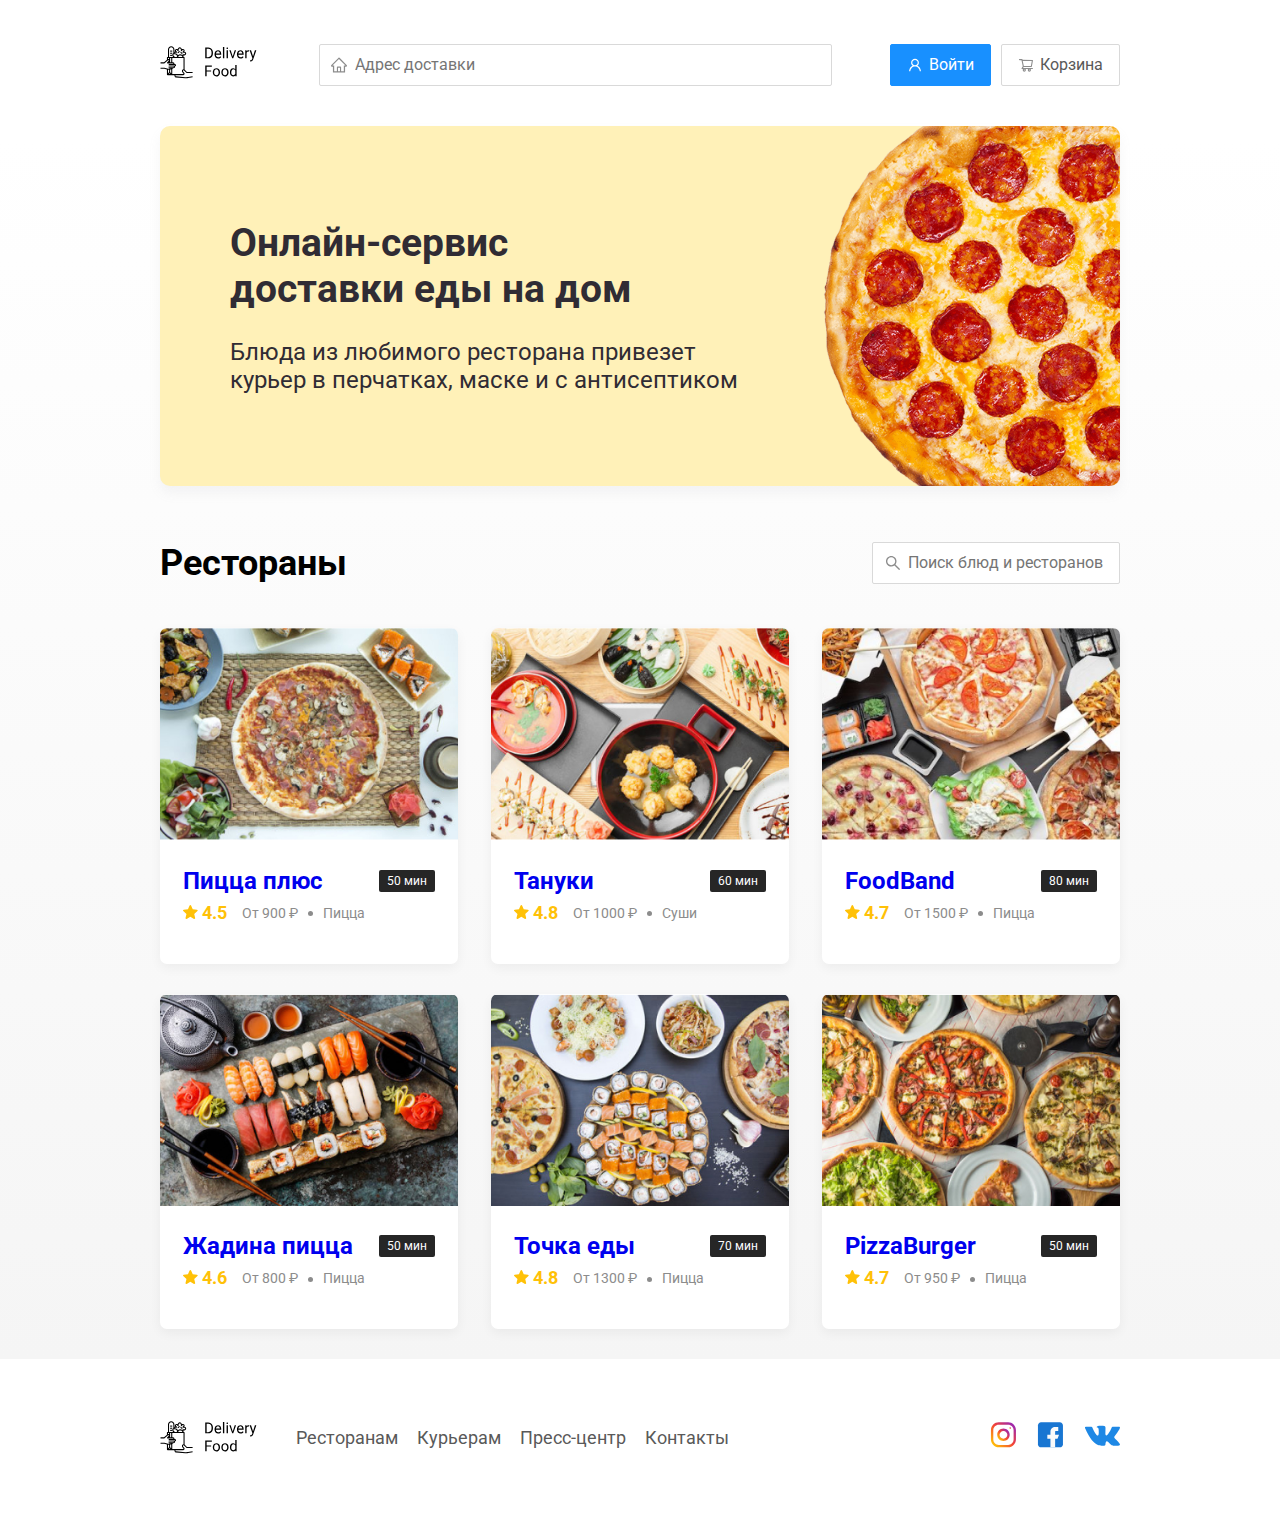
<file: index.html>
<!DOCTYPE html>
<html lang="en">
<head>
    <meta charset="UTF-8">
    <meta name="viewport" content="width=device-width, initial-scale=1.0">
    <title>Delivery Food - доставка еды на дом</title>
    <link href="https://fonts.googleapis.com/css2?family=Roboto:wght@400;700&display=swap" rel="stylesheet">
    <link rel="stylesheet" href="./css/style.css">
    <link rel="stylesheet" href="./css/normalize.css">

</head>
<body>
    <div class="container">
        <header class="header">
            <a href="index.html" class="logo">
                <img src="./img/logo.svg" alt="Logo"/>
            </a>
            <input type="text" class="input input-adress" placeholder="Адрес доставки" />
            <div class="buttons">
                <button class="button button-primary">
                    <img src="./img/user.svg" alt="user icon" class="button-icon" />
                    <span class="button-text">Войти</span>
                </button>
                <button class="button">
                    <img src="./img/shopping-cart.svg" alt="shopping cart" class="button-icon" />
                    <span class="button-text">Корзина</span>
                </button>
            </div>
        </header>
    </div>

    <main class="main">
        <div class="container">
            <section class="promo">
                <h1 class="promo-title">Онлайн-сервис <br /> доставки еды на дом</h1>
                <p class="promo-text">Блюда из любимого ресторана привезет <br /> 
                    курьер в перчатках, маске и с антисептиком
                </p>
            </section>
            
            <section class="restaurants">
                <div class="section-heading">
                    <h2 class="section-title">Рестораны</h2>
                    <input type="text" class="input input-search" placeholder="Поиск блюд и ресторанов" />
                </div>
                <div class="cards">
                    <a href="restourant.html" class="card">
                        <img src="./img/pizzaplus.jpg" alt="pizzaplus" class="card-image">
                        <div class="card-text">
                            <div class="card-heading">
                                <h3 class="card-title">Пицца плюс</h3>
                                <span class="card-tag tag">50 мин</span>
                            </div>
                            <!-- /.card-heading -->
                            <div class="card-info">
                                <div class="rating">
                                    <img src="./img/rating.svg" alt="rating">
                                    4.5
                                </div>
                                <div class="price">От 900 ₽</div>
                                <div class="category">Пицца</div>
                            </div>
                            <!-- /.card-info -->
                        </div>
                        <!-- /.card-text -->
                    </a>
                    <!-- /.card -->
    
                    <a href="restourant.html" class="card">
                        <img src="./img/tanuki.jpg" alt="tanuki" class="card-image">
                        <div class="card-text">
                            <div class="card-heading">
                                <h3 class="card-title">Тануки</h3>
                                <span class="card-tag tag">60 мин</span>
                            </div>
                            <!-- /.card-heading -->
                            <div class="card-info">
                                <div class="rating">
                                    <img src="./img/rating.svg" alt="rating">
                                    4.8
                                </div>
                                <div class="price">От 1000 ₽</div>
                                <div class="category">Суши</div>
                            </div>
                            <!-- /.card-info -->
                        </div>
                        <!-- /.card-text -->
                    </a>
                    <!-- /.card -->
    
                    <a href="restourant.html" class="card">
                        <img src="./img/foodband.jpg" alt="foodband" class="card-image">
                        <div class="card-text">
                            <div class="card-heading">
                                <h3 class="card-title">FoodBand</h3>
                                <span class="card-tag tag">80 мин</span>
                            </div>
                            <!-- /.card-heading -->
                            <div class="card-info">
                                <div class="rating">
                                    <img src="./img/rating.svg" alt="rating">
                                    4.7
                                </div>
                                <div class="price">От 1500 ₽</div>
                                <div class="category">Пицца</div>
                            </div>
                            <!-- /.card-info -->
                        </div>
                        <!-- /.card-text -->
                    </a>
                    <!-- /.card -->
    
                    <a href="restourant.html" class="card">
                        <img src="./img/greedypizza.jpg" alt="greedypizza" class="card-image">
                        <div class="card-text">
                            <div class="card-heading">
                                <h3 class="card-title">Жадина пицца</h3>
                                <span class="card-tag tag">50 мин</span>
                            </div>
                            <!-- /.card-heading -->
                            <div class="card-info">
                                <div class="rating">
                                    <img src="./img/rating.svg" alt="rating">
                                    4.6
                                </div>
                                <div class="price">От 800 ₽</div>
                                <div class="category">Пицца</div>
                            </div>
                            <!-- /.card-info -->
                        </div>
                        <!-- /.card-text -->
                    </a>
                    <!-- /.card -->
    
                    <a href="restourant.html" class="card">
                        <img src="./img/foodcourt.jpg" alt="foodcourt" class="card-image">
                        <div class="card-text">
                            <div class="card-heading">
                                <h3 class="card-title">Точка еды</h3>
                                <span class="card-tag tag">70 мин</span>
                            </div>
                            <!-- /.card-heading -->
                            <div class="card-info">
                                <div class="rating">
                                    <img src="./img/rating.svg" alt="rating">
                                    4.8
                                </div>
                                <div class="price">От 1300 ₽</div>
                                <div class="category">Пицца</div>
                            </div>
                            <!-- /.card-info -->
                        </div>
                        <!-- /.card-text -->
                    </a>
                    <!-- /.card -->
    
                    <a href="restourant.html" class="card">
                        <img src="./img/pizzaburger.jpg" alt="pizzaburger" class="card-image">
                        <div class="card-text">
                            <div class="card-heading">
                                <h3 class="card-title">PizzaBurger</h3>
                                <span class="card-tag tag">50 мин</span>
                            </div>
                            <!-- /.card-heading -->
                            <div class="card-info">
                                <div class="rating">
                                    <img src="./img/rating.svg" alt="rating">
                                    4.7
                                </div>
                                <div class="price">От 950 ₽</div>
                                <div class="category">Пицца</div>
                            </div>
                            <!-- /.card-info -->
                        </div>
                        <!-- /.card-text -->
                    </a>
                    <!-- /.card -->
                </div>
                <!-- /.cards -->
            </section>
        </div>
        <!-- /.container -->
    </main>

    <footer class="footer">
        <div class="container">
            <div class="footer-block">
                <img src="./img/logo.svg" alt="logo" class="logo footer-logo">
                <nav class="footer-nav">
                    <a href="#" class="footer-link">Ресторанам</a>
                    <a href="#" class="footer-link">Курьерам</a>
                    <a href="#" class="footer-link">Пресс-центр</a>
                    <a href="#" class="footer-link">Контакты</a>
                </nav>
                <div class="social-links">
                    <a href="#" class="social-link"><img src="./img/instagram.svg" alt="instagram"></a>
                    <a href="#" class="social-link"><img src="./img/facebook.svg" alt="facebook"></a>
                    <a href="#" class="social-link"><img src="./img/vkontakte.svg" alt="vkontakte"></a>
                </div>
            </div>
        </div>
    </footer>
</body>
</html>
</file>
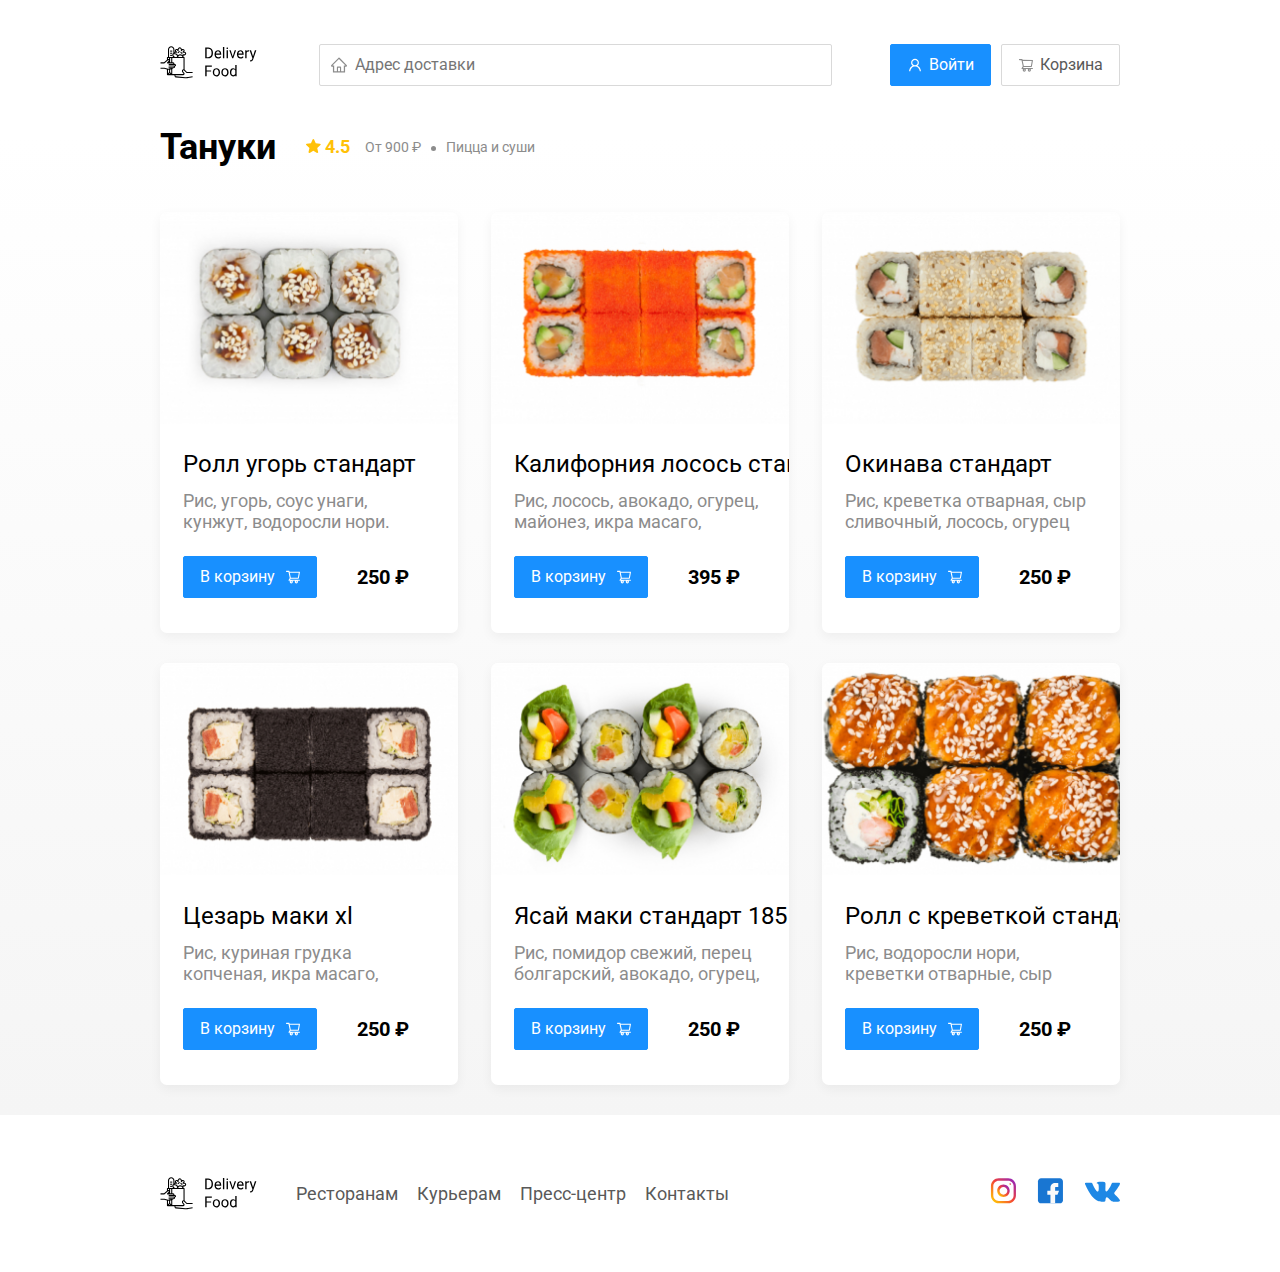
<file: restourant.html>
<!DOCTYPE html>
<html lang="en">
<head>
    <meta charset="UTF-8">
    <meta name="viewport" content="width=device-width, initial-scale=1.0">
    <title>PizzaBurger - доставка еды на дом</title>
    <link href="https://fonts.googleapis.com/css2?family=Roboto:wght@400;700&display=swap" rel="stylesheet">
    <link rel="stylesheet" href="./css/style.css">
    <link rel="stylesheet" href="./css/normalize.css">
    <link
    rel="stylesheet"
    href="https://cdnjs.cloudflare.com/ajax/libs/animate.css/4.1.1/animate.min.css"
    />

</head>
<body>
    <div class="container">
        <header class="header">
            <a href="index.html" class="logo">
                <img src="./img/logo.svg" alt="Logo"/>
            </a>
            <input type="text" class="input input-adress" placeholder="Адрес доставки" />
            <div class="buttons">
                <button class="button button-primary">
                    <img src="./img/user.svg" alt="user icon" class="button-icon" />
                    <span class="button-text">Войти</span>
                </button>
                <button class="button" id="cart-button">
                    <img src="./img/shopping-cart.svg" alt="shopping cart" class="button-icon" />
                    <span class="button-text">Корзина</span>
                </button>
            </div>
        </header>
    </div>

    <main class="main">
        <div class="container">
            <section class="restaurants">
                <div class="section-heading">
                    <h2 class="section-title">Тануки</h2>
                    <div class="card-info">
                        <div class="rating">
                            <img src="./img/rating.svg" alt="rating">
                            4.5
                        </div>
                        <div class="price">От 900 ₽</div>
                        <div class="category">Пицца и суши</div>
                    </div>
                    <!-- /.card-info -->
                </div>
                <div class="cards">
                    <div class="card wow animate__animated animate__fadeInUp" data-wow-duration="1s" data-wow-delay="0.2s">
                        <img src="./img/roll-eel.jpg" alt="eel" class="card-image">
                        <div class="card-text">
                            <div class="card-heading">
                                <h3 class="card-title card-title-reg">Ролл угорь стандарт</h3>
                            </div>
                            <!-- /.card-heading -->
                            <div class="card-info">
                                <div class="ingredients">Рис, угорь, соус унаги, кунжут, водоросли нори.</div>
                            </div>
                            <!-- /.card-info -->
                            <div class="card-buttons">
                                <button class="button button-primary">
                                    <span class="button-card-text">В корзину</span>
                                    <img src="./img/cart-white.svg" alt="shopping-cart" class="button-card-image">
                                </button>
                                <strong class="card-price-bold">250 ₽</strong>
                            </div>
                        </div>
                        <!-- /.card-text -->
                    </div>
                    <!-- /.card -->
    
                    <div class="card wow animate__animated animate__fadeInUp" data-wow-duration="1s" data-wow-delay="0.4s">
                        <img src="./img/roll-california.jpg" alt="california" class="card-image">
                        <div class="card-text">
                            <div class="card-heading">
                                <h3 class="card-title card-title-reg">Калифорния лосось стандарт</h3>
                            </div>
                            <!-- /.card-heading -->
                            <div class="card-info">
                                <div class="ingredients">Рис, лосось, авокадо, огурец, майонез, икра масаго, водоросли нори.</div>
                            </div>
                            <!-- /.card-info -->
                            <div class="card-buttons">
                                <button class="button button-primary">
                                    <span class="button-card-text">В корзину</span>
                                    <img src="./img/cart-white.svg" alt="shopping-cart" class="button-card-image">
                                </button>
                                <strong class="card-price-bold">395 ₽</strong>
                            </div>
                        </div>
                        <!-- /.card-text -->
                    </div>
                    <!-- /.card -->
    
                    <div class="card wow animate__animated animate__fadeInUp" data-wow-duration="1s" data-wow-delay="0.6s">
                        <img src="./img/roll-okinawa.jpg" alt="okinawa" class="card-image">
                        <div class="card-text">
                            <div class="card-heading">
                                <h3 class="card-title card-title-reg">Окинава стандарт</h3>
                            </div>
                            <!-- /.card-heading -->
                            <div class="card-info">
                                <div class="ingredients">Рис, креветка отварная, сыр сливочный, лосось, огурец свежий</div>
                            </div>
                            <!-- /.card-info -->
                            <div class="card-buttons">
                                <button class="button button-primary">
                                    <span class="button-card-text">В корзину</span>
                                    <img src="./img/cart-white.svg" alt="shopping-cart" class="button-card-image">
                                </button>
                                <strong class="card-price-bold">250 ₽</strong>
                            </div>
                        </div>
                        <!-- /.card-text -->
                    </div>
                    <!-- /.card -->
    
                    <div class="card wow animate__animated animate__fadeInUp" data-wow-duration="1s" data-wow-delay="0.2s">
                        <img src="./img/roll-caesar.jpg" alt="caesar" class="card-image">
                        <div class="card-text">
                            <div class="card-heading">
                                <h3 class="card-title card-title-reg">Цезарь маки хl</h3>
                            </div>
                            <!-- /.card-heading -->
                            <div class="card-info">
                                <div class="ingredients">Рис, куриная грудка копченая, икра масаго, томат, айсберг, соус цезарь</div>
                            </div>
                            <!-- /.card-info -->
                            <div class="card-buttons">
                                <button class="button button-primary">
                                    <span class="button-card-text">В корзину</span>
                                    <img src="./img/cart-white.svg" alt="shopping-cart" class="button-card-image">
                                </button>
                                <strong class="card-price-bold">250 ₽</strong>
                            </div>
                        </div>
                        <!-- /.card-text -->
                    </div>
                    <!-- /.card -->
    
                    <div class="card wow animate__animated animate__fadeInUp" data-wow-duration="1s" data-wow-delay="0.4s">
                        <img src="./img/roll-yasay.jpg" alt="yasay" class="card-image">
                        <div class="card-text">
                            <div class="card-heading">
                                <h3 class="card-title card-title-reg">Ясай маки стандарт 185 г</h3>
                            </div>
                            <!-- /.card-heading -->
                            <div class="card-info">
                                <div class="ingredients">Рис, помидор свежий, перец болгарский, авокадо, огурец, айсберг</div>
                            </div>
                            <!-- /.card-info -->
                            <div class="card-buttons">
                                <button class="button button-primary">
                                    <span class="button-card-text">В корзину</span>
                                    <img src="./img/cart-white.svg" alt="shopping-cart" class="button-card-image">
                                </button>
                                <strong class="card-price-bold">250 ₽</strong>
                            </div>
                        </div>
                        <!-- /.card-text -->
                    </div>
                    <!-- /.card -->
    
                    <div class="card wow animate__animated animate__fadeInUp" data-wow-duration="1s" data-wow-delay="0.6s">
                        <img src="./img/roll-shrimp.jpg" alt="shrimp" class="card-image">
                        <div class="card-text">
                            <div class="card-heading">
                                <h3 class="card-title card-title-reg">Ролл с креветкой стандарт</h3>
                            </div>
                            <!-- /.card-heading -->
                            <div class="card-info">
                                <div class="ingredients">Рис, водоросли нори, креветки отварные, сыр сливочный, огурцы</div>
                            </div>
                            <!-- /.card-info -->
                            <div class="card-buttons">
                                <button class="button button-primary">
                                    <span class="button-card-text">В корзину</span>
                                    <img src="./img/cart-white.svg" alt="shopping-cart" class="button-card-image">
                                </button>
                                <strong class="card-price-bold">250 ₽</strong>
                            </div>
                        </div>
                        <!-- /.card-text -->
                    </div>
                    <!-- /.card -->
                </div>
                <!-- /.cards -->
            </section>
        </div>
        <!-- /.container -->
    </main>

    <footer class="footer">
        <div class="container">
            <div class="footer-block">
                <img src="./img/logo.svg" alt="logo" class="logo footer-logo">
                <nav class="footer-nav">
                    <a href="#" class="footer-link">Ресторанам</a>
                    <a href="#" class="footer-link">Курьерам</a>
                    <a href="#" class="footer-link">Пресс-центр</a>
                    <a href="#" class="footer-link">Контакты</a>
                </nav>
                <div class="social-links">
                    <a href="#" class="social-link"><img src="./img/instagram.svg" alt="instagram"></a>
                    <a href="#" class="social-link"><img src="./img/facebook.svg" alt="facebook"></a>
                    <a href="#" class="social-link"><img src="./img/vkontakte.svg" alt="vkontakte"></a>
                </div>
            </div>
        </div>
    </footer>

    <div class="modal">
        <div class="modal-dialog">
            <div class="modal-header">
                <h3 class="modal-title">Корзина</h3>
                <button class="close">&times;</button>
            </div>
            <div class="modal-body">
                <div class="food-row">
                    <span class="food-name">Ролл угорь стандарт</span>
                    <strong class="food-price">250 ₽</strong>
                    <div class="food-counter">
                        <button class="counter-button">-</button>
                        <span class="counter">1</span>
                        <button class="counter-button">+</button>
                    </div>
                </div>
                <!-- /.food-row -->
                <div class="food-row">
                    <span class="food-name">Ролл угорь стандарт</span>
                    <strong class="food-price">250 ₽</strong>
                    <div class="food-counter">
                        <button class="counter-button">-</button>
                        <span class="counter">1</span>
                        <button class="counter-button">+</button>
                    </div>
                </div>
                <!-- /.food-row -->
                <div class="food-row">
                    <span class="food-name">Ролл угорь стандарт</span>
                    <strong class="food-price">250 ₽</strong>
                    <div class="food-counter">
                        <button class="counter-button">-</button>
                        <span class="counter">1</span>
                        <button class="counter-button">+</button>
                    </div>
                </div>
                <!-- /.food-row -->
                <div class="food-row">
                    <span class="food-name">Ролл угорь стандарт</span>
                    <strong class="food-price">250 ₽</strong>
                    <div class="food-counter">
                        <button class="counter-button">-</button>
                        <span class="counter">1</span>
                        <button class="counter-button">+</button>
                    </div>
                </div>
                <!-- /.food-row -->
            </div>
            <!-- /.modal-body -->
            <div class="modal-footer">
                <span class="modal-pricetag">1000 ₽</span>
                <div class="footer-buttons">
                    <button class="button button-primary">Оформить заказ</button>
                    <button class="button ">Отмена</button>
                </div>
            </div>
            <!-- /.modal-footer -->
        </div>
    </div>

    <script src="https://cdnjs.cloudflare.com/ajax/libs/wow/1.1.2/wow.min.js"></script>
    <script src="./js/main.js"></script>
    <script>
        new WOW().init();
    </script>
</body>
</html>
</file>
<file: css/style.css>
* {
    box-sizing: border-box;
}

body {
    font-family: 'Roboto', sans-serif;
    padding-top: 44px;
}

.container {
    max-width: 1200px;
    margin: auto;
}

.header {
    display: flex;
    align-items: center;
    justify-content: space-between;
    margin-bottom: 40px;
}

.input {
    background: #fff;
    border: 1px solid #d9d9d9;
    border-radius: 2px;
    font-size: 16px;
    line-height: 24px;
    padding: 8px;
    background-repeat: no-repeat;
    background-position: left 11px center;
    padding-left: 35px;
}

.input-adress {
    flex: 0.8;
    background-image: url("../img/home.svg");
}

.input-search {
    background-image: url("../img/search.svg");
    margin-left: auto;
}

.buttons {
    display: flex;
    align-items: center;
}

.button {
    display: flex;
    align-items: center;
    padding: 8px 16px;
    background: #fff;
    border: 1px solid #d9d9d9;
    box-sizing: border-box;
    box-shadow: 0px 0px 2px rgba(0, 0, 0, 0.0015);
    border-radius: 2px;
    color: #595959;
    font-size: 16px;
    line-height: 24px;
}

.button-primary {
    background: #1890ff;
    border: 1px solid #1890ff;
    color: #fff;
    margin-right: 10px;
}

.button-icon {
    margin-right: 6px;
}

.button-card-text {
    margin-right: 10px;
}

.promo {
    box-shadow: 0px 7px 12px rgba(158, 158, 163, 0.1);
    background: #FFF1B8 url('../img/promo-image.png') no-repeat top -90px right -100px / 574px;
    border-radius: 10px;
    padding: 68px 70px;
    margin-bottom: 56px;
}

.promo-title {
    font-style: normal;
    font-weight: bold;
    font-size: 39px;
    line-height: 46px;
    color: #302C34;
}

.promo-text {
    font-style: normal;
    font-weight: normal;
    font-size: 24px;
    line-height: 28px;
    color: #302C34;
}

.main {
    background: linear-gradient(180deg, rgba(245, 245, 245, 0) 1.04%, #F5F5F5 100%);
}

.section-heading {
    display: flex;
    align-items: center;
    margin-bottom: 44px;
}

.section-title {
    font-style: normal;
    font-weight: bold;
    font-size: 36px;
    line-height: 42px;
    color: #000000;
    margin: 0;
    margin-right: 30px;
}

.cards {
    display: flex;
    align-items: flex-start;
    justify-content: space-between;
    flex-wrap: wrap;
}

.card {
    background: #FFFFFF;
    box-shadow: 0px 4px 12px rgba(0, 0, 0, 0.05);
    border-radius: 7px;
    overflow: hidden;
    margin-bottom: 30px;
    flex-basis: 31%;
    text-decoration: none;
}

.card-image {
    width: 384px;
    height: 212px;
    object-fit: cover;
}

.card-text {
    padding: 20px 23px 35px 23px;
}

.card-heading {
    display: flex;
    align-items: center;
    justify-content: space-between;
}

.card-title {
    margin: 0;
    font-style: normal;
    font-weight: bold;
    font-size: 24px;
    line-height: 32px;  
}

.card-title-reg {
    font-weight: 400;
    text-overflow: ellipsis;
    white-space: nowrap;
}

.card-tag {
    font-style: normal;
    font-weight: normal;
    font-size: 12px;
    line-height: 20px;
    color: #FFFFFF;
    background: #262626;
    border-radius: 2px;
    padding: 1px 8px;
}

.card-info {
    display: flex;
    align-items: center;
    flex-wrap: wrap;
}

.card-buttons {
    display: flex;
    align-items: center;
    margin-top: 24px;
}

.card-price-bold {
    font-weight: bold;
    font-size: 20px;
    line-height: 32px;
    margin-left: 30px;
}

.rating {
    font-weight: bold;
    font-size: 18px;
    line-height: 32px;
    color: #FFC107;
    margin-right: 26px;
}

.price, .category {
    font-weight: normal;
    font-size: 18px;
    line-height: 32px;
    color: #8C8C8C;
}

.price {
    margin-right: 10px;
}

.ingredients {
    max-height: 42px;
    font-weight: normal;
    font-size: 18px;
    line-height: 21px;
    color: #8C8C8C;
    margin-top: 10px;
    overflow: hidden;
    text-overflow: ellipsis;
}

.category {
    text-overflow: ellipsis;
    overflow: hidden;
    white-space: nowrap;
    max-width: 150px;
}

.price:after {
    content: "";
    width: 5px;
    height: 5px;
    background-color: #8C8C8C;
    display: inline-block;
    vertical-align: middle;
    border-radius: 50%;
    margin-left: 10px;
}

footer {
    padding: 60px 0;
}

.footer-block {
    display: flex;
    align-items: center;
    justify-content: space-between;
}

.footer-nav {
    margin-left: 35px;
    margin-right: auto;
}

.footer-link {
    display: inline-block;
    color:  #595959;
    font-style: normal;
    font-weight: normal;
    font-size: 18px;
    line-height: 21px;
    text-decoration: none;
}

.footer-link:not(:last-child) {
    margin-right: 15px;
}

.social-links {
    display: flex;
    align-items: center;
}

.social-link:not(:last-child) {
    margin-right: 21px;
}

.modal {
    position: fixed;
    left: 0;
    top: 0;
    width: 100%;
    height: 100%;
    background: rgba(0, 0, 0, 0.4);
    display: none;
}

.is-open {
    display: flex;
}

.modal-dialog {
    max-width: 780px;
    width: 95%;
    background: #FFFFFF;
    border-radius: 5px;
    margin: auto;
    padding: 40px 45px;
}

.modal-header {
    display: flex;
    align-items: center;
    justify-content: space-between;
    margin-bottom: 45px;
}

.modal-title {
    margin: 0;
    font-style: normal;
    font-weight: bold;
    font-size: 36px;
    line-height: 42px;
}

.close {
    font-size: 36px;
    border: none;
    background-color: transparent;
}

.modal-body {
    margin-bottom: 60px;
}

.food-row {
    display: flex;
    align-items: start;
    justify-content: space-between;
    padding-bottom: 10px;
    border-bottom: 1px solid #D9D9D9;
    margin-bottom: 15px;
}

.food-name {
    font-style: normal;
    font-weight: normal;
    font-size: 18px;
    line-height: 32px;
}

.food-price {
    margin-left: auto;
    margin-right: 47px;
    font-style: normal;
    font-weight: bold;
    font-size: 20px;
    line-height: 32px;
}

.food-counter {
    display: flex;
    align-items: center;
}

.counter-button {
    width: 39px;
    height: 32px;
    background: #FFFFFF;
    border: 1px solid #40A9FF;
    box-sizing: border-box;
    border-radius: 2px;
    font-weight: normal;
    font-size: 14px;
    line-height: 22px;
    color: #40A9FF;
}

.counter {
    font-size: 16px;
    line-height: 24px;
    margin-left: 10px;
    margin-right: 10px;
}

.modal-footer {
    display: flex;
    align-items: center;
    justify-content: space-between;
}

.footer-buttons {
    display: flex;
    align-items: center;
}

.modal-pricetag {
    background: #262626;
    border-radius: 5px;
    color: #FFFFFF;
    padding: 15px 20px;
}

@media (max-width: 1366px) {
    .container {
        max-width: 960px;
    }
    .promo {
        background-position: top -40px right -150px;
        background-size: 450px;
    }
    .card-image {
        max-width: 100%;
    }
    .rating {
        margin-right: 15px;
    }
    .category, .price {
        font-size: 14px;
    }
}

@media (max-width: 992px) {
    .container {
        max-width: 750px;
    }
    .promo {
        padding: 50px;
        background-size: 400px;
    }
    .promo-text {
        font-size: 18px;
        max-width: 400px;
    }
    .card {
        flex-basis: 49%;
    }
    .footer-link {
        font-size: 16px;
    }
}

@media (max-width: 768px) {
    .container {
        max-width: 560px;
    }
    .card-image {
        max-width: 100%;
    }
    .card-info {
        flex-wrap: wrap;
    }
    .card .rating {
        flex-basis: 100%;
    }
    .card-title {
        font-size: 18px;
    }
    .promo {
        background-size: 280px;
        background-position: bottom 50px right -130px;
    }
    .promo-title {
        font-size: 24px;
        line-height: 1.4;
    }
    .promo-text {
        margin-top: 0;
    }
}

@media (max-width: 578px) {
    .container {
        width: 90%;
    }
    .header {
        flex-wrap: wrap;
    }
    .input-adress {
        margin-top: 15px;
        order: 5;
        flex: 1;
    }
    .promo {
        background-image: none;
    }
    .promo-title {
        margin-bottom: 10px;
    }
    .section-title {
      font-size: 20px;  
    }
    .card {
        flex-basis: 100%;
    }
    .card-image {
        max-width: 100%;
    }
    footer {
        padding: 30px 0;
    }
    .footer-block {
        align-items: flex-start;
    }
    .footer-nav {
        margin-left: 0;
        margin-right: 0;
        order: 0;
        display: flex;
        flex-direction: column;
    }
    .footer-logo {
        margin-right: 15px;
        order: 1;
    }
    .social-links {
        order: 2;
    }
}

@media (max-width: 480px) {
    .button-text {
        display: none;
    }
    .button-icon {
        margin: 0;
    }
    .button {
        min-height: 40px;
    }
    .promo {
        padding: 20px;
    }
    .section-heading {
        flex-wrap: wrap;
    }
    .footer-block {
        flex-wrap: wrap;
        flex-direction: column;
        align-items: center;
    }
    .footer-logo {
        order: 0;
        margin-bottom: 20px;
    }
    .footer-nav {
        margin-bottom: 20px;
        text-align: center;
    }
    .footer-link:not(:last-child) {
        margin-right: 0;
    }
}
</file>
